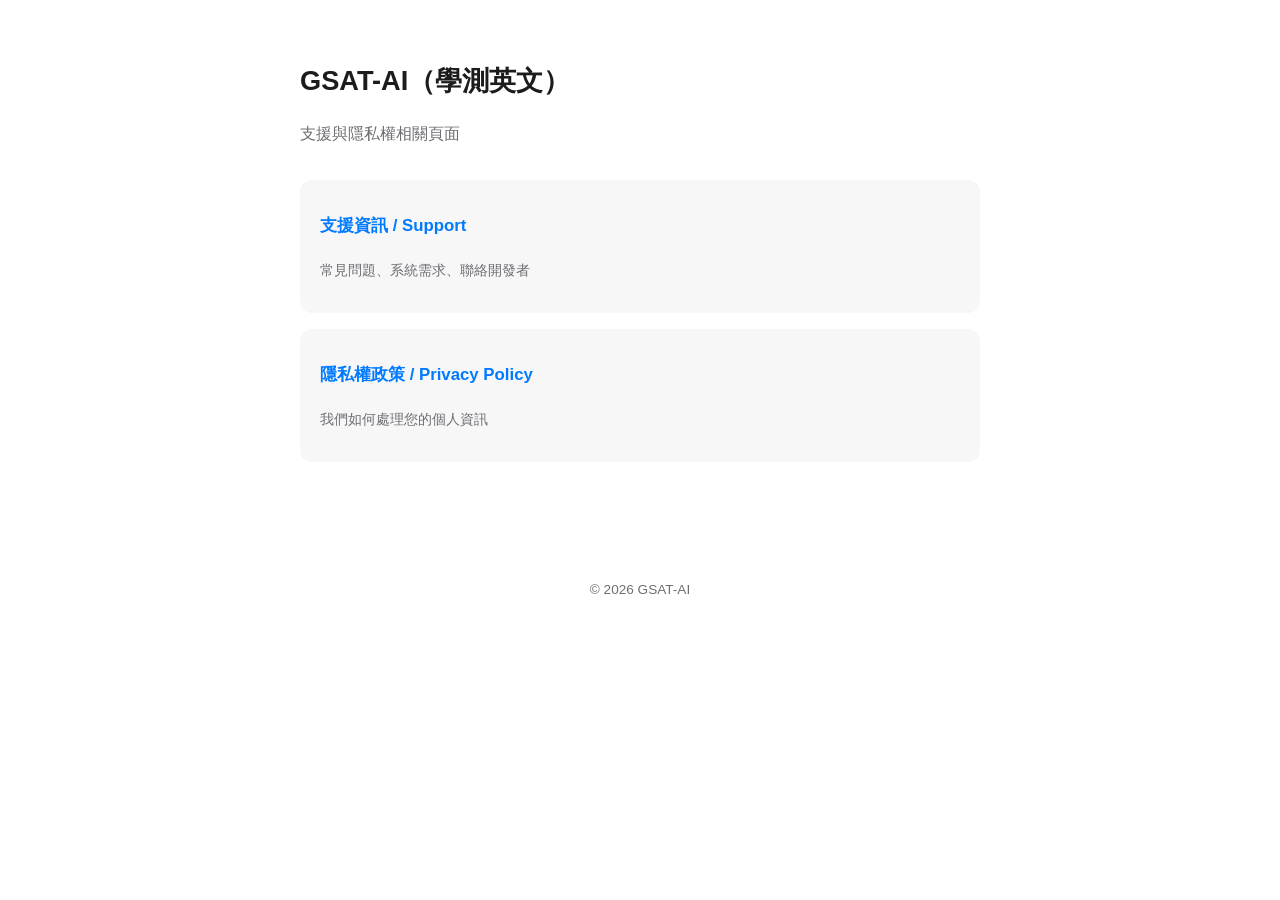
<file: index.html>
<!DOCTYPE html>
<html lang="zh-Hant">
<head>
<meta charset="UTF-8">
<meta name="viewport" content="width=device-width, initial-scale=1">
<title>GSAT-AI｜學測英文學習 App</title>
<link rel="stylesheet" href="style.css">
</head>
<body>
<main>
  <h1>GSAT-AI（學測英文）</h1>
  <p class="subtitle">支援與隱私權相關頁面</p>
  <div class="card">
    <h3><a href="support.html">支援資訊 / Support</a></h3>
    <p class="meta">常見問題、系統需求、聯絡開發者</p>
  </div>
  <div class="card">
    <h3><a href="privacy.html">隱私權政策 / Privacy Policy</a></h3>
    <p class="meta">我們如何處理您的個人資訊</p>
  </div>
</main>
<footer>© 2026 GSAT-AI</footer>
</body>
</html>
</file>
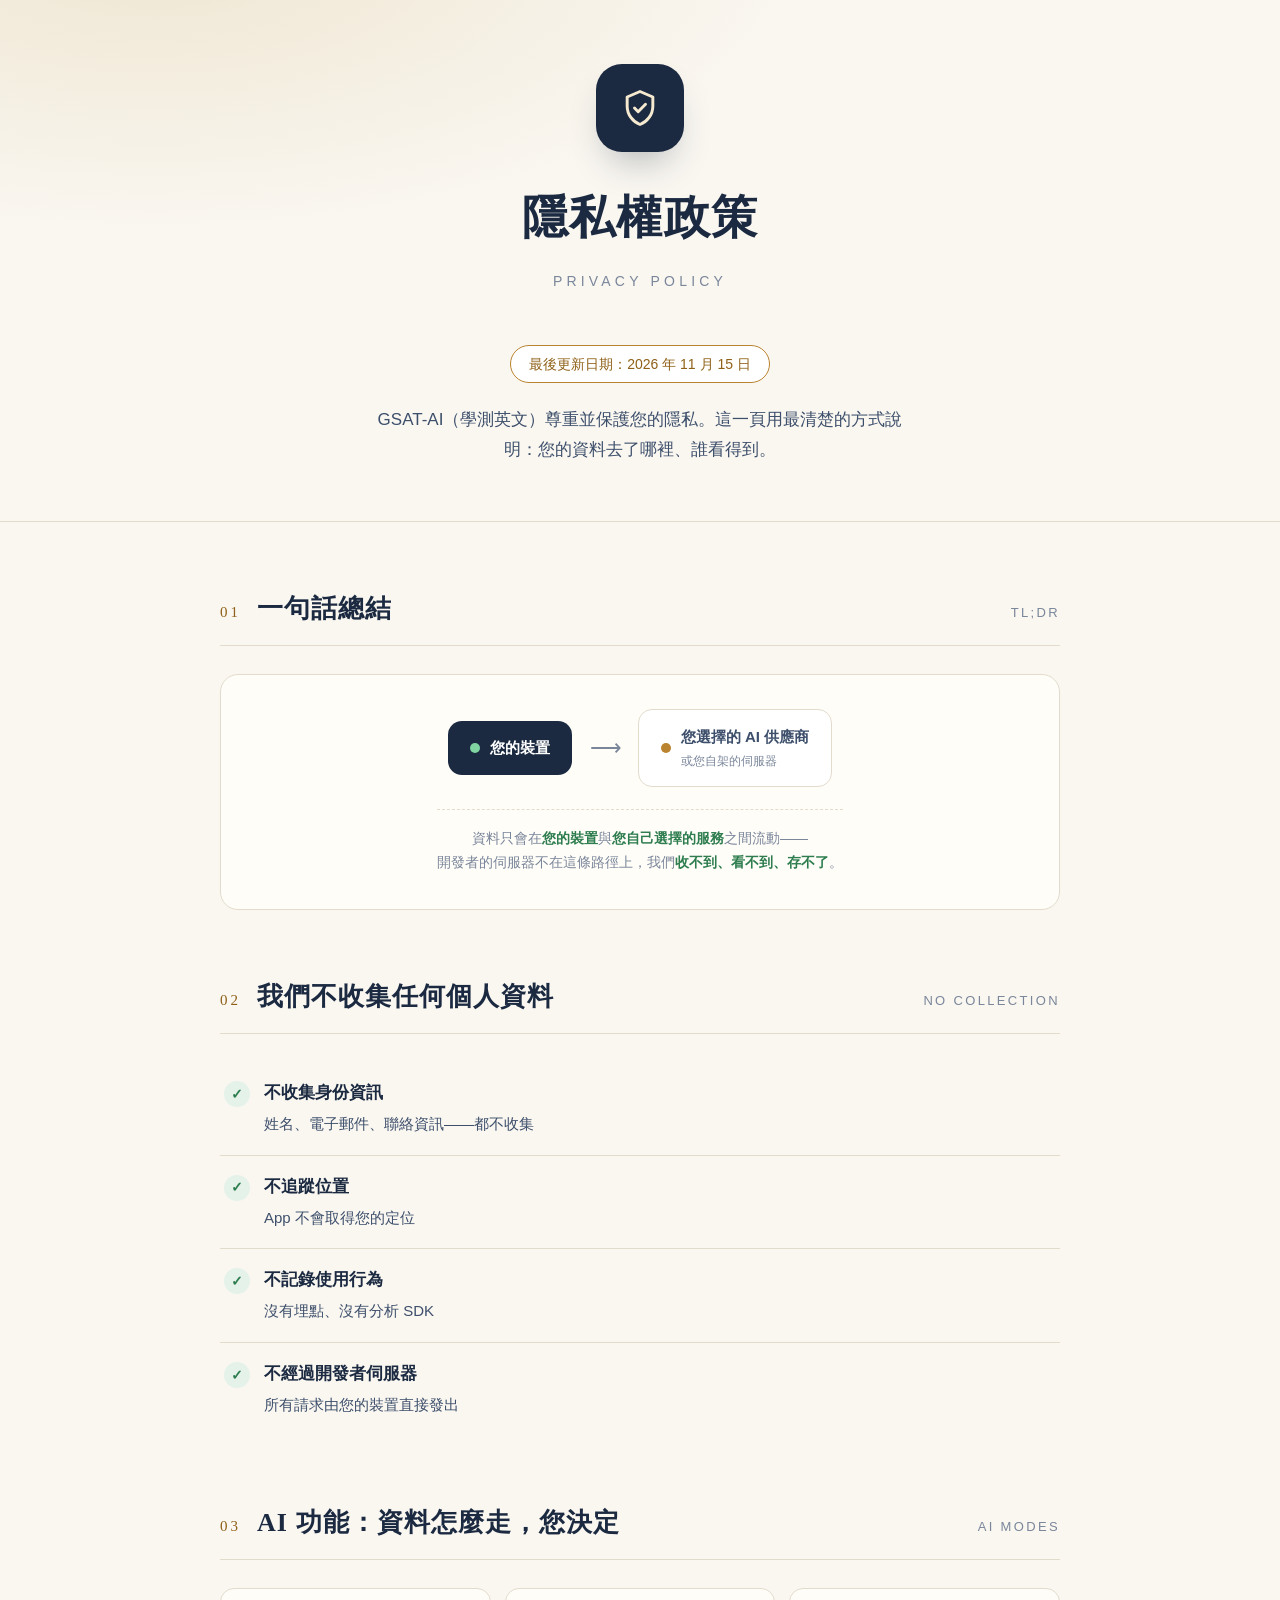
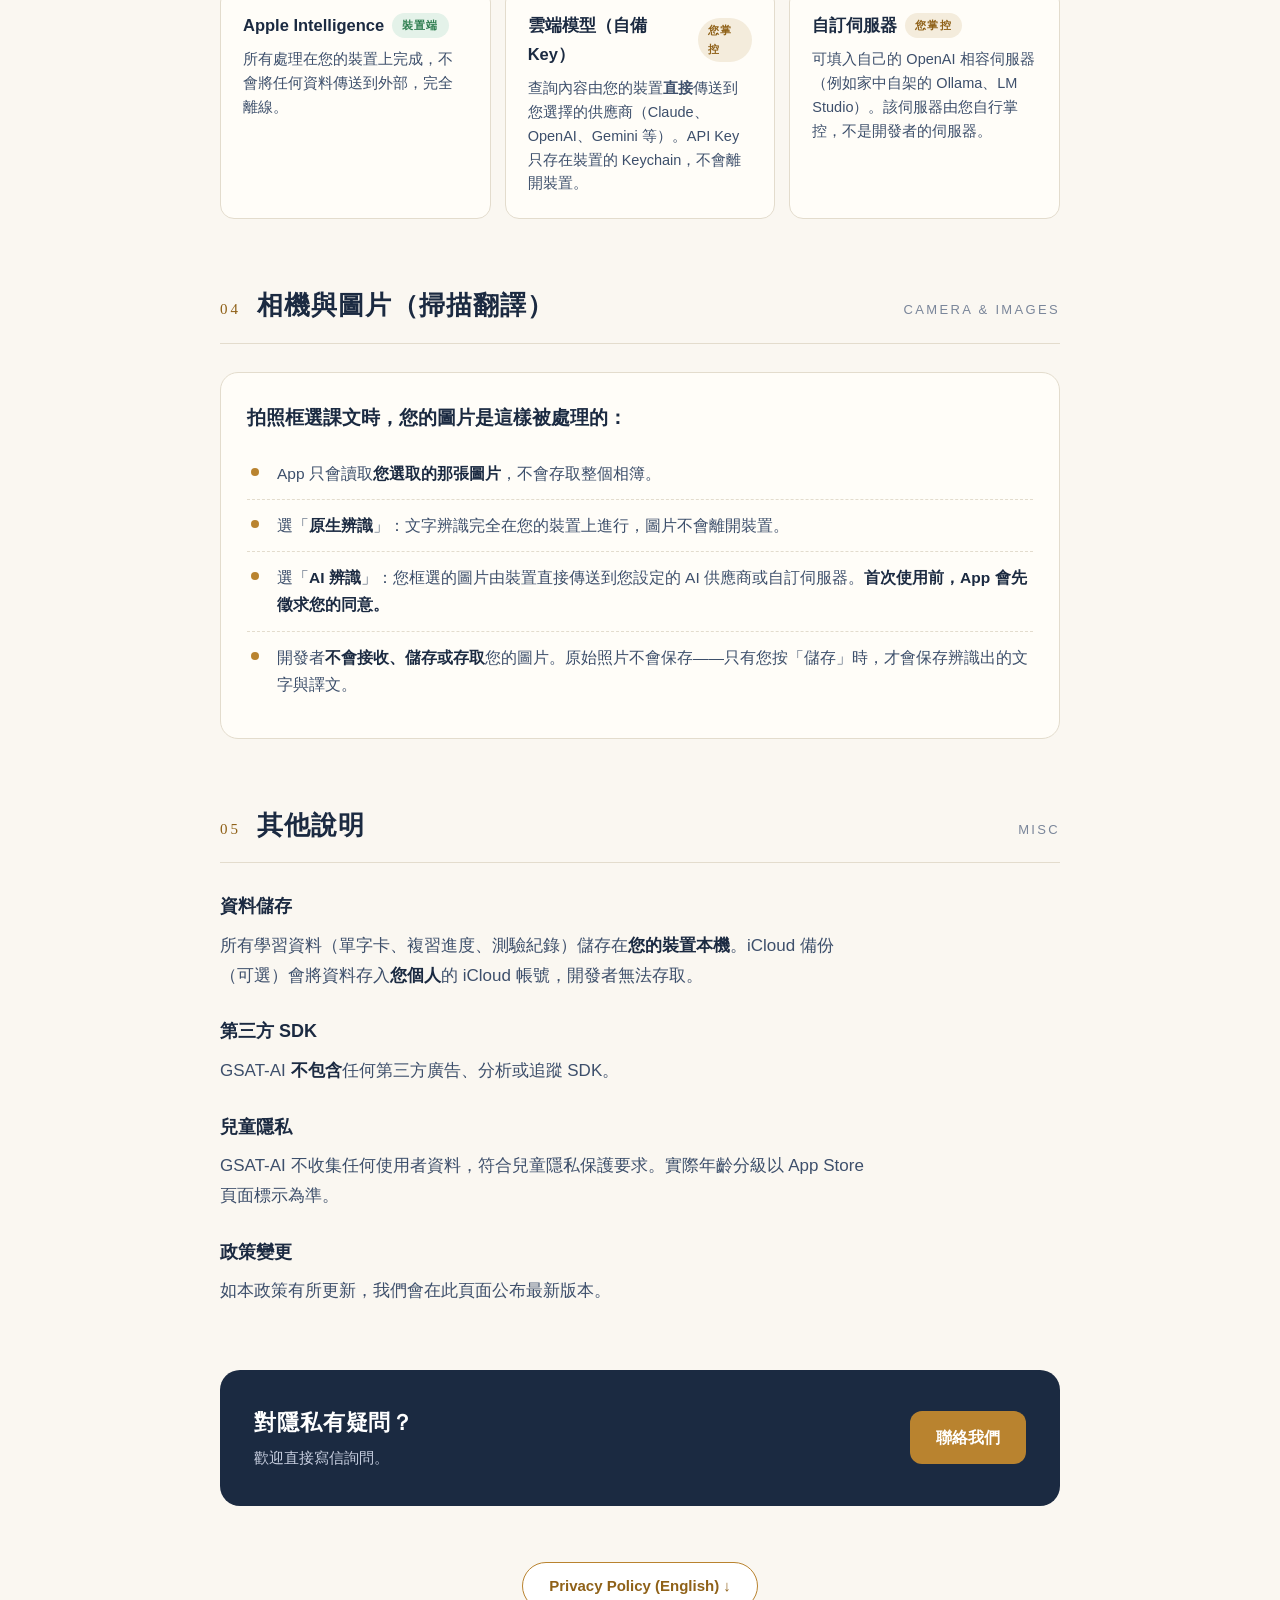
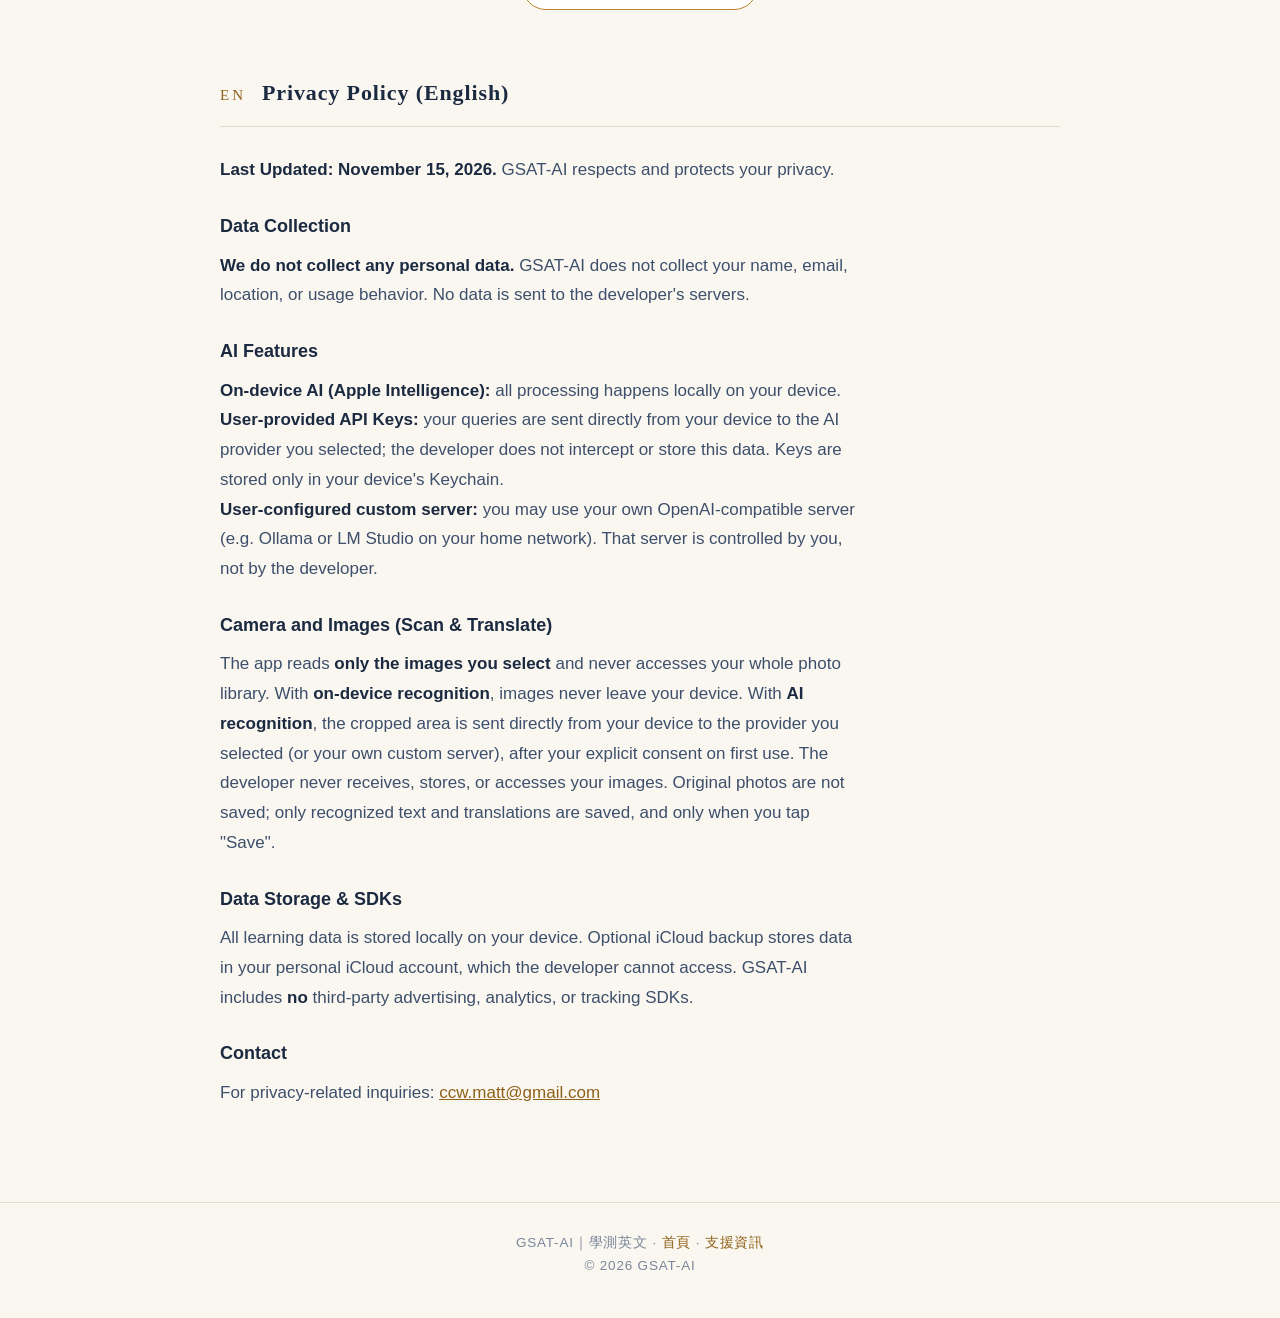
<file: privacy.html>
<!DOCTYPE html>
<html lang="zh-Hant">
<head>
<meta charset="UTF-8">
<meta name="viewport" content="width=device-width, initial-scale=1">
<title>隱私權政策 / Privacy Policy — GSAT-AI</title>
<style>
  :root{
    --paper:#faf7f1;
    --paper-2:#f2ede3;
    --ink:#1b2a41;
    --ink-2:#3d4f6b;
    --muted:#7a869a;
    --line:#e3dccd;
    --accent:#b9832f;
    --accent-deep:#8f6118;
    --card:#fffdf8;
    --ok:#2e7d4f;
    --radius:14px;
  }
  *{box-sizing:border-box;margin:0;padding:0}
  html{-webkit-text-size-adjust:100%}
  body{
    background:var(--paper);
    color:var(--ink);
    font-family:-apple-system,"PingFang TC","Noto Sans TC",sans-serif;
    line-height:1.75;font-size:17px;
  }
  .serif{font-family:"Noto Serif TC","Songti TC",Georgia,serif}
  main{max-width:880px;margin:0 auto;padding:0 20px 80px}
  section{margin-top:64px}
  .sec-head{display:flex;align-items:baseline;gap:16px;border-bottom:1px solid var(--line);padding-bottom:14px;margin-bottom:28px}
  .sec-no{font-family:Georgia,serif;font-size:15px;color:var(--accent-deep);letter-spacing:.2em}
  .sec-head h2{font-size:26px;letter-spacing:.04em}
  .sec-head .en{color:var(--muted);font-size:13px;letter-spacing:.18em;margin-left:auto;white-space:nowrap}

  /* ── 頁首 ─────────────────────────── */
  header.hero{
    padding:64px 20px 56px;
    background:
      radial-gradient(1100px 480px at 12% -10%, #efe6d2 0%, transparent 60%),
      var(--paper);
    border-bottom:1px solid var(--line);
    text-align:center;
  }
  .shield{
    width:88px;height:88px;margin:0 auto 26px;
    border-radius:26px;
    background:var(--ink);
    display:grid;place-items:center;
    box-shadow:0 20px 40px -18px rgba(27,42,65,.45);
  }
  .shield svg{width:44px;height:44px}
  h1.serif{font-size:clamp(30px,6vw,46px);letter-spacing:.03em}
  .hero .en{display:block;font-size:14px;letter-spacing:.3em;color:var(--muted);margin-top:10px}
  .hero .updated{
    display:inline-block;margin-top:22px;
    font-size:14px;color:var(--accent-deep);
    background:#fff;border:1px solid var(--accent);
    border-radius:999px;padding:6px 18px;
  }

  /* ── 資料流示意圖 ─────────────────── */
  .flow{
    background:var(--card);
    border:1px solid var(--line);
    border-radius:18px;
    padding:34px 26px;
    display:flex;flex-direction:column;align-items:center;gap:0;
  }
  .flow-row{display:flex;align-items:center;gap:18px;flex-wrap:wrap;justify-content:center}
  .node{
    border-radius:14px;padding:14px 22px;font-size:15px;font-weight:600;
    display:flex;align-items:center;gap:10px;
  }
  .node .dot{width:10px;height:10px;border-radius:50%;flex:none}
  .node.you{background:var(--ink);color:#fff}
  .node.you .dot{background:#7fd4a2}
  .node.cloud{background:#fff;border:1px solid var(--line);color:var(--ink-2)}
  .node.cloud .dot{background:var(--accent)}
  .node.cloud small{font-weight:500;color:var(--muted);display:block;font-size:12px}
  .arrow{
    color:var(--muted);font-size:22px;letter-spacing:-2px;
  }
  .flow-note{
    margin-top:22px;font-size:14px;color:var(--muted);
    border-top:1px dashed var(--line);padding-top:16px;max-width:34em;text-align:center;
  }
  .flow-note b{color:var(--ok)}

  /* ── 三種 AI 模式 ─────────────────── */
  .modes{display:grid;grid-template-columns:repeat(3,1fr);gap:14px}
  @media (max-width:760px){.modes{grid-template-columns:1fr}}
  .mode{
    background:var(--card);border:1px solid var(--line);border-radius:var(--radius);
    padding:22px;
    display:flex;flex-direction:column;gap:8px;
  }
  .mode .name{font-weight:700;font-size:16.5px;display:flex;align-items:center;gap:8px}
  .badge{
    font-size:11px;letter-spacing:.1em;border-radius:999px;padding:3px 10px;font-weight:600;
  }
  .badge.on-device{background:#e4f2e9;color:var(--ok)}
  .badge.user-side{background:#f4ecdc;color:var(--accent-deep)}
  .mode p{font-size:14.5px;color:var(--ink-2);line-height:1.65}

  /* ── 承諾清單 ─────────────────────── */
  .promises li{
    list-style:none;
    display:flex;gap:14px;align-items:flex-start;
    padding:16px 4px;border-bottom:1px solid var(--line);
  }
  .promises li:last-child{border-bottom:none}
  .promises .check{
    flex:none;width:26px;height:26px;border-radius:50%;
    background:#e4f2e9;color:var(--ok);
    display:grid;place-items:center;font-size:14px;font-weight:700;margin-top:3px;
  }
  .promises b{display:block;font-size:16.5px;margin-bottom:2px}
  .promises span{font-size:15px;color:var(--ink-2)}

  /* ── 掃描翻譯 ─────────────────────── */
  .scan{
    background:var(--card);border:1px solid var(--line);border-radius:18px;
    padding:28px 26px;
  }
  .scan h3{font-size:19px;margin-bottom:14px}
  .scan ul{list-style:none}
  .scan li{
    padding:12px 0 12px 30px;position:relative;
    font-size:15.5px;color:var(--ink-2);border-bottom:1px dashed var(--line);
  }
  .scan li:last-child{border-bottom:none}
  .scan li::before{
    content:"";position:absolute;left:4px;top:20px;
    width:8px;height:8px;border-radius:50%;background:var(--accent);
  }
  .scan li b{color:var(--ink)}

  /* ── 一般條款 ─────────────────────── */
  .plain p{color:var(--ink-2);margin-bottom:14px;max-width:38em}
  .plain p b{color:var(--ink)}
  .plain h3{font-size:18px;margin:26px 0 8px}

  /* ── 聯絡／頁尾 ───────────────────── */
  .contact{
    background:var(--ink);color:#f5f1e8;border-radius:20px;
    padding:34px;display:flex;flex-wrap:wrap;align-items:center;gap:20px;
  }
  .contact h2{font-size:22px;color:#fff;letter-spacing:.04em}
  .contact p{font-size:14.5px;color:#c8cfe0;margin-top:4px}
  .contact a.btn{
    margin-left:auto;background:var(--accent);color:#fff;text-decoration:none;
    font-weight:600;padding:13px 26px;border-radius:12px;font-size:15.5px;
  }
  @media (max-width:680px){.contact a.btn{margin-left:0}}
  .contact a.btn:hover{background:var(--accent-deep)}

  .lang-switch{text-align:center;margin-top:56px}
  .lang-switch a{
    display:inline-block;text-decoration:none;color:var(--accent-deep);
    border:1px solid var(--accent);border-radius:999px;
    padding:10px 26px;font-size:15px;font-weight:600;background:#fff;
  }

  footer{
    border-top:1px solid var(--line);
    padding:28px 20px 40px;text-align:center;
    color:var(--muted);font-size:13.5px;letter-spacing:.06em;
  }
  footer a{color:var(--accent-deep);text-decoration:none}
</style>
</head>
<body>

<header class="hero">
  <div class="shield" aria-hidden="true">
    <svg viewBox="0 0 24 24" fill="none" stroke="#f5e9cf" stroke-width="1.6" stroke-linecap="round" stroke-linejoin="round">
      <path d="M12 3l7 3v5c0 4.5-3 8.5-7 10-4-1.5-7-5.5-7-10V6l7-3z"/>
      <path d="M9 12l2 2 4-4"/>
    </svg>
  </div>
  <h1 class="serif">隱私權政策</h1>
  <span class="en">PRIVACY&nbsp;POLICY</span><br>
  <span class="updated">最後更新日期：2026 年 11 月 15 日</span>
  <p style="margin-top:22px;color:var(--ink-2);max-width:32em;margin-left:auto;margin-right:auto">
    GSAT-AI（學測英文）尊重並保護您的隱私。這一頁用最清楚的方式說明：您的資料去了哪裡、誰看得到。
  </p>
</header>

<main>

  <section>
    <div class="sec-head"><span class="sec-no">01</span><h2 class="serif">一句話總結</h2><span class="en">TL;DR</span></div>

    <div class="flow" aria-label="資料流向示意">
      <div class="flow-row">
        <div class="node you"><span class="dot"></span>您的裝置</div>
        <span class="arrow">⟶</span>
        <div class="node cloud"><span class="dot"></span><span>您選擇的 AI 供應商<small>或您自架的伺服器</small></span></div>
      </div>
      <div class="flow-note">
        資料只會在<b>您的裝置</b>與<b>您自己選擇的服務</b>之間流動——<br>
        開發者的伺服器不在這條路徑上，我們<b>收不到、看不到、存不了</b>。
      </div>
    </div>
  </section>

  <section>
    <div class="sec-head"><span class="sec-no">02</span><h2 class="serif">我們不收集任何個人資料</h2><span class="en">NO&nbsp;COLLECTION</span></div>
    <ul class="promises">
      <li><span class="check">✓</span><div><b>不收集身份資訊</b><span>姓名、電子郵件、聯絡資訊——都不收集</span></div></li>
      <li><span class="check">✓</span><div><b>不追蹤位置</b><span>App 不會取得您的定位</span></div></li>
      <li><span class="check">✓</span><div><b>不記錄使用行為</b><span>沒有埋點、沒有分析 SDK</span></div></li>
      <li><span class="check">✓</span><div><b>不經過開發者伺服器</b><span>所有請求由您的裝置直接發出</span></div></li>
    </ul>
  </section>

  <section>
    <div class="sec-head"><span class="sec-no">03</span><h2 class="serif">AI 功能：資料怎麼走，您決定</h2><span class="en">AI&nbsp;MODES</span></div>
    <div class="modes">
      <div class="mode">
        <div class="name">Apple Intelligence <span class="badge on-device">裝置端</span></div>
        <p>所有處理在您的裝置上完成，不會將任何資料傳送到外部，完全離線。</p>
      </div>
      <div class="mode">
        <div class="name">雲端模型（自備 Key） <span class="badge user-side">您掌控</span></div>
        <p>查詢內容由您的裝置<b>直接</b>傳送到您選擇的供應商（Claude、OpenAI、Gemini 等）。API Key 只存在裝置的 Keychain，不會離開裝置。</p>
      </div>
      <div class="mode">
        <div class="name">自訂伺服器 <span class="badge user-side">您掌控</span></div>
        <p>可填入自己的 OpenAI 相容伺服器（例如家中自架的 Ollama、LM Studio）。該伺服器由您自行掌控，不是開發者的伺服器。</p>
      </div>
    </div>
  </section>

  <section>
    <div class="sec-head"><span class="sec-no">04</span><h2 class="serif">相機與圖片（掃描翻譯）</h2><span class="en">CAMERA&nbsp;&amp;&nbsp;IMAGES</span></div>
    <div class="scan">
      <h3 class="serif">拍照框選課文時，您的圖片是這樣被處理的：</h3>
      <ul>
        <li>App 只會讀取<b>您選取的那張圖片</b>，不會存取整個相簿。</li>
        <li>選「<b>原生辨識</b>」：文字辨識完全在您的裝置上進行，圖片不會離開裝置。</li>
        <li>選「<b>AI 辨識</b>」：您框選的圖片由裝置直接傳送到您設定的 AI 供應商或自訂伺服器。<b>首次使用前，App 會先徵求您的同意。</b></li>
        <li>開發者<b>不會接收、儲存或存取</b>您的圖片。原始照片不會保存——只有您按「儲存」時，才會保存辨識出的文字與譯文。</li>
      </ul>
    </div>
  </section>

  <section class="plain">
    <div class="sec-head"><span class="sec-no">05</span><h2 class="serif">其他說明</h2><span class="en">MISC</span></div>

    <h3>資料儲存</h3>
    <p>所有學習資料（單字卡、複習進度、測驗紀錄）儲存在<b>您的裝置本機</b>。iCloud 備份（可選）會將資料存入<b>您個人</b>的 iCloud 帳號，開發者無法存取。</p>

    <h3>第三方 SDK</h3>
    <p>GSAT-AI <b>不包含</b>任何第三方廣告、分析或追蹤 SDK。</p>

    <h3>兒童隱私</h3>
    <p>GSAT-AI 不收集任何使用者資料，符合兒童隱私保護要求。實際年齡分級以 App Store 頁面標示為準。</p>

    <h3>政策變更</h3>
    <p>如本政策有所更新，我們會在此頁面公布最新版本。</p>
  </section>

  <section>
    <div class="contact">
      <div>
        <h2 class="serif">對隱私有疑問？</h2>
        <p>歡迎直接寫信詢問。</p>
      </div>
      <a class="btn" href="mailto:ccw.matt@gmail.com">聯絡我們</a>
    </div>
  </section>

  <div class="lang-switch">
    <a href="#english">Privacy Policy (English) ↓</a>
  </div>

  <section id="english">
    <div class="sec-head"><span class="sec-no">EN</span><h2 class="serif" style="font-size:22px">Privacy Policy (English)</h2></div>

    <div class="plain">
      <p><b>Last Updated: November 15, 2026.</b> GSAT-AI respects and protects your privacy.</p>

      <h3>Data Collection</h3>
      <p><b>We do not collect any personal data.</b> GSAT-AI does not collect your name, email, location, or usage behavior. No data is sent to the developer's servers.</p>

      <h3>AI Features</h3>
      <p><b>On-device AI (Apple Intelligence):</b> all processing happens locally on your device.<br>
      <b>User-provided API Keys:</b> your queries are sent directly from your device to the AI provider you selected; the developer does not intercept or store this data. Keys are stored only in your device's Keychain.<br>
      <b>User-configured custom server:</b> you may use your own OpenAI-compatible server (e.g. Ollama or LM Studio on your home network). That server is controlled by you, not by the developer.</p>

      <h3>Camera and Images (Scan &amp; Translate)</h3>
      <p>The app reads <b>only the images you select</b> and never accesses your whole photo library. With <b>on-device recognition</b>, images never leave your device. With <b>AI recognition</b>, the cropped area is sent directly from your device to the provider you selected (or your own custom server), after your explicit consent on first use. The developer never receives, stores, or accesses your images. Original photos are not saved; only recognized text and translations are saved, and only when you tap "Save".</p>

      <h3>Data Storage &amp; SDKs</h3>
      <p>All learning data is stored locally on your device. Optional iCloud backup stores data in your personal iCloud account, which the developer cannot access. GSAT-AI includes <b>no</b> third-party advertising, analytics, or tracking SDKs.</p>

      <h3>Contact</h3>
      <p>For privacy-related inquiries: <a href="mailto:ccw.matt@gmail.com" style="color:var(--accent-deep)">ccw.matt@gmail.com</a></p>
    </div>
  </section>

</main>

<footer>
  GSAT-AI｜學測英文 · <a href="index.html">首頁</a> · <a href="support.html">支援資訊</a><br>
  © 2026 GSAT-AI
</footer>

</body>
</html>
</file>
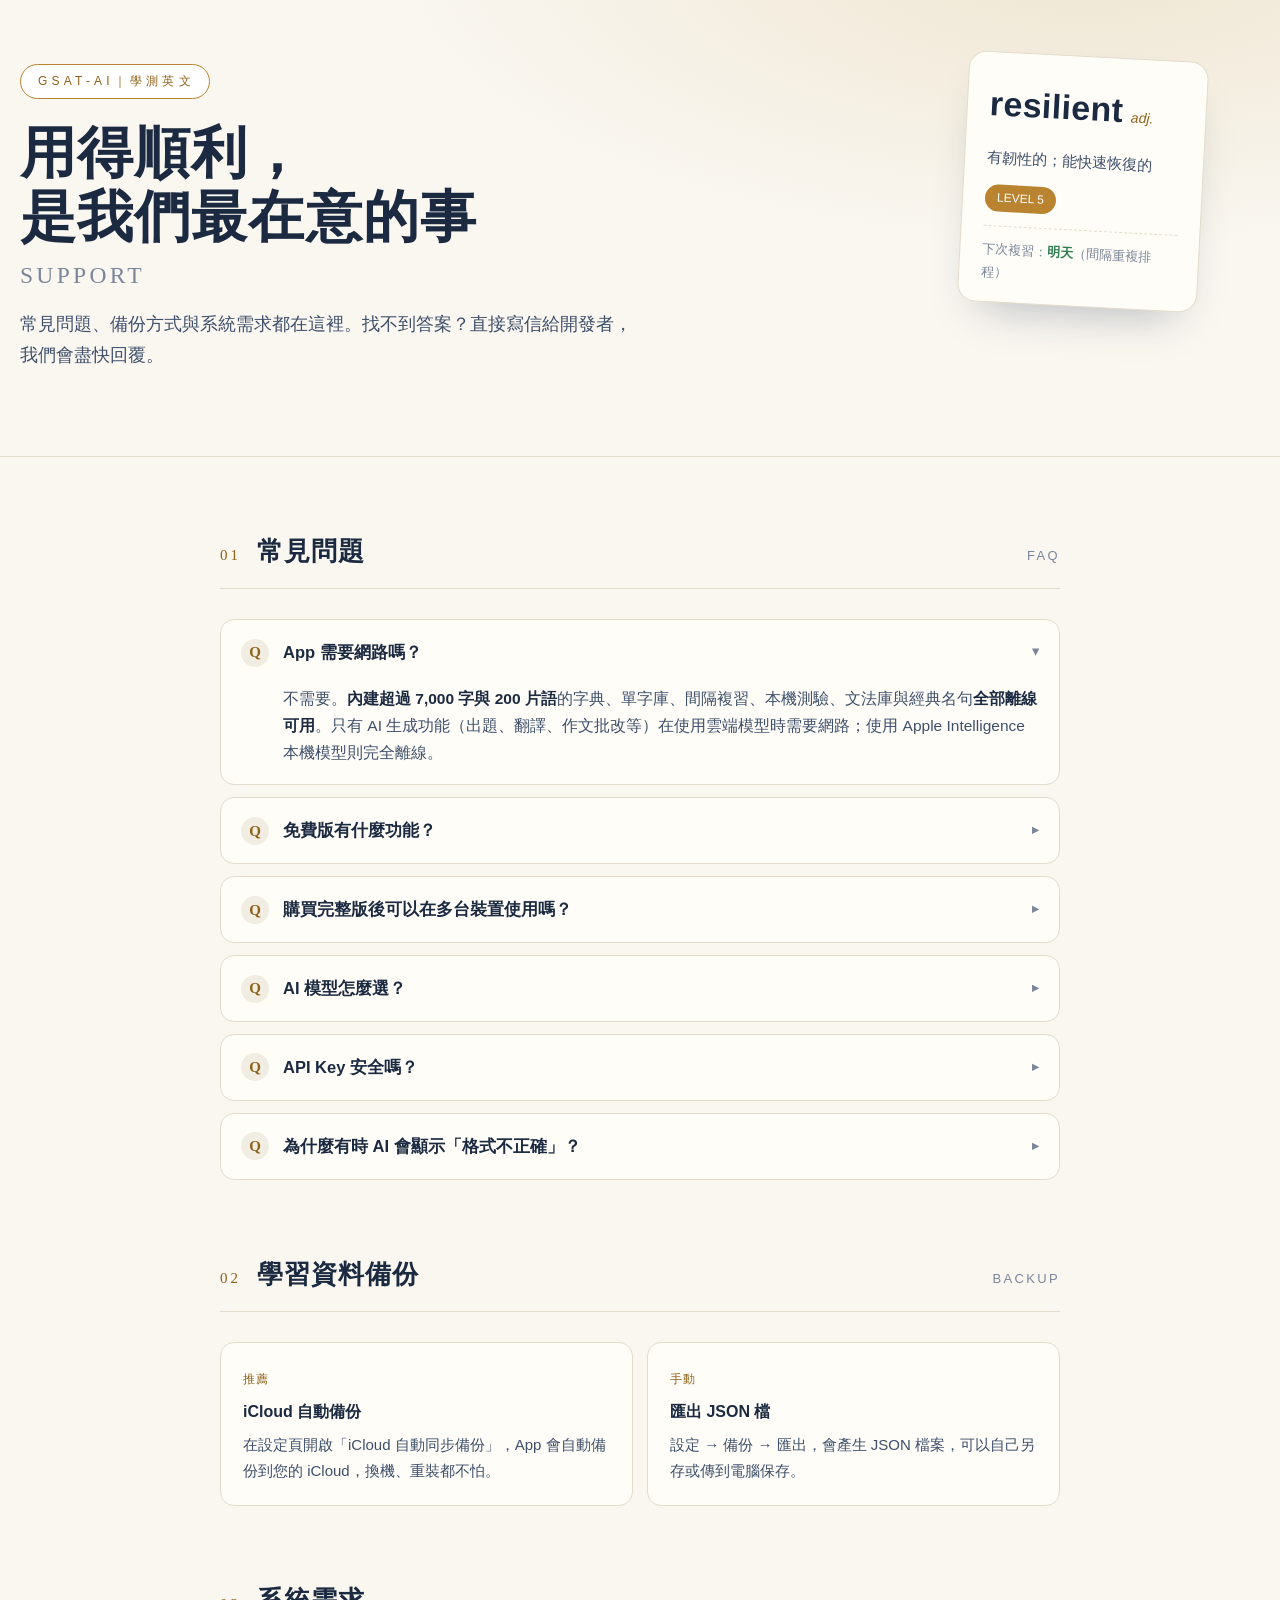
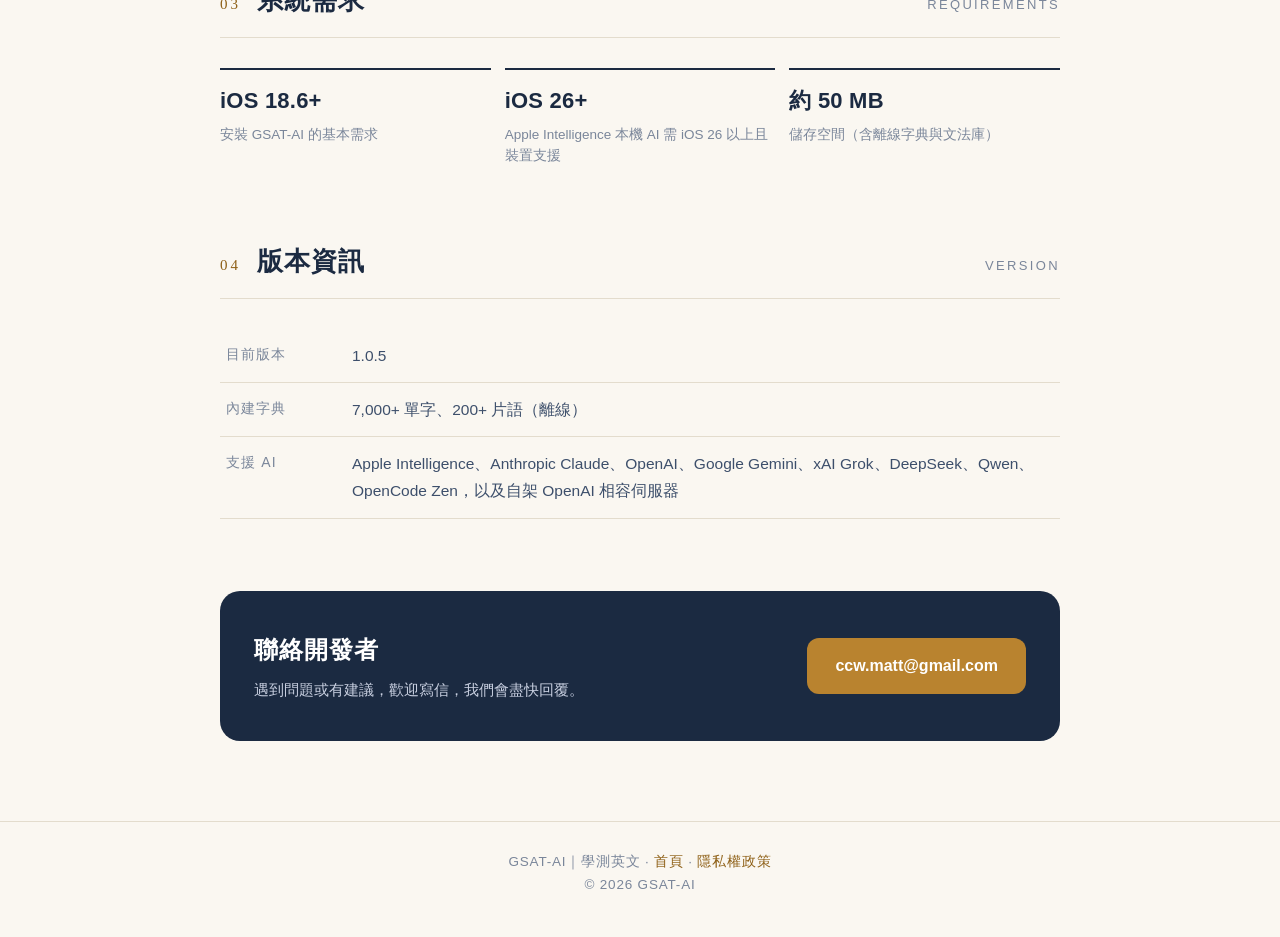
<file: support.html>
<!DOCTYPE html>
<html lang="zh-Hant">
<head>
<meta charset="UTF-8">
<meta name="viewport" content="width=device-width, initial-scale=1">
<title>支援資訊 / Support — GSAT-AI</title>
<style>
  :root{
    --paper:#faf7f1;
    --paper-2:#f2ede3;
    --ink:#1b2a41;
    --ink-2:#3d4f6b;
    --muted:#7a869a;
    --line:#e3dccd;
    --accent:#b9832f;      /* 琥珀金 */
    --accent-deep:#8f6118;
    --card:#fffdf8;
    --ok:#2e7d4f;
    --radius:14px;
  }
  *{box-sizing:border-box;margin:0;padding:0}
  html{-webkit-text-size-adjust:100%}
  body{
    background:var(--paper);
    color:var(--ink);
    font-family:-apple-system,"PingFang TC","Noto Sans TC",sans-serif;
    line-height:1.75;
    font-size:17px;
  }
  .serif{font-family:"Noto Serif TC","Songti TC",Georgia,serif}

  /* ── 頁首 ─────────────────────────── */
  header.hero{
    position:relative;
    padding:64px 20px 84px;
    background:
      radial-gradient(1200px 500px at 85% -10%, #efe6d2 0%, transparent 60%),
      var(--paper);
    border-bottom:1px solid var(--line);
    overflow:hidden;
  }
  .kicker{
    display:inline-block;
    font-size:12px;letter-spacing:.35em;
    color:var(--accent-deep);
    border:1px solid var(--accent);
    border-radius:999px;
    padding:6px 14px 6px 17px;
    margin-bottom:22px;
    background:#fff;
  }
  h1.serif{
    font-size:clamp(34px,7vw,56px);
    line-height:1.15;
    letter-spacing:.02em;
    max-width:14em;
  }
  h1 .en{display:block;font-size:.42em;color:var(--muted);letter-spacing:.14em;margin-top:.5em;font-weight:500}
  .hero p.lede{
    margin-top:20px;max-width:34em;color:var(--ink-2);font-size:18px;
  }

  /* 頁首右側的「單字卡」示意 */
  .flash{
    position:absolute;right:6vw;top:56px;
    width:240px;
    background:var(--card);
    border:1px solid var(--line);
    border-radius:18px;
    box-shadow:0 24px 48px -24px rgba(27,42,65,.35);
    padding:22px 22px 18px;
    transform:rotate(3deg);
  }
  .flash .word{font-size:34px;font-weight:700;letter-spacing:.01em}
  .flash .pos{color:var(--accent-deep);font-size:14px;margin-left:8px;font-style:italic}
  .flash .def{margin-top:10px;color:var(--ink-2);font-size:15px}
  .flash .lv{
    margin-top:14px;display:inline-block;
    font-size:12px;color:#fff;background:var(--accent);
    border-radius:999px;padding:3px 12px;
  }
  .flash .review{
    margin-top:14px;border-top:1px dashed var(--line);padding-top:12px;
    font-size:13px;color:var(--muted);
  }
  .flash .review b{color:var(--ok);font-weight:600}
  @media (max-width:860px){
    .flash{position:static;transform:rotate(1.2deg);margin:34px auto 0;}
    header.hero{padding-bottom:48px}
  }

  /* ── 版面 ─────────────────────────── */
  main{max-width:880px;margin:0 auto;padding:0 20px 80px}
  section{margin-top:72px}
  .sec-head{display:flex;align-items:baseline;gap:16px;border-bottom:1px solid var(--line);padding-bottom:14px;margin-bottom:30px}
  .sec-no{font-family:Georgia,serif;font-size:15px;color:var(--accent-deep);letter-spacing:.2em}
  .sec-head h2{font-size:26px;letter-spacing:.04em}
  .sec-head .en{color:var(--muted);font-size:13px;letter-spacing:.18em;margin-left:auto;white-space:nowrap}

  /* 離線亮點：左右排版 */
  .feature{
    display:grid;grid-template-columns:1.15fr .85fr;gap:36px;align-items:center;
  }
  @media (max-width:760px){.feature{grid-template-columns:1fr}}
  .feature h3{font-size:21px;margin-bottom:10px}
  .feature p{color:var(--ink-2)}

  .chips{display:flex;flex-wrap:wrap;gap:10px;margin-top:18px}
  .chip{
    font-size:14px;color:var(--ink);
    background:var(--card);border:1px solid var(--line);
    border-radius:999px;padding:7px 16px;
  }
  .chip b{color:var(--accent-deep);font-weight:600}

  /* FAQ 手風琴 */
  details{
    background:var(--card);
    border:1px solid var(--line);
    border-radius:var(--radius);
    margin-bottom:12px;
    overflow:hidden;
  }
  details summary{
    cursor:pointer;list-style:none;
    padding:18px 20px;
    display:flex;align-items:center;gap:14px;
    font-weight:600;font-size:16.5px;
  }
  details summary::-webkit-details-marker{display:none}
  details summary .q{
    flex:none;width:28px;height:28px;border-radius:50%;
    display:grid;place-items:center;
    background:var(--paper-2);color:var(--accent-deep);
    font-family:Georgia,serif;font-size:15px;
  }
  details summary .arrow{margin-left:auto;color:var(--muted);transition:transform .2s ease;font-size:13px}
  details[open] .arrow{transform:rotate(90deg)}
  details .a{padding:0 20px 18px 62px;color:var(--ink-2);font-size:15.5px}
  details .a b{color:var(--ink)}
  details .a code{background:var(--paper-2);border-radius:6px;padding:2px 7px;font-size:14px}

  /* 資料備份 */
  .duo{display:grid;grid-template-columns:1fr 1fr;gap:14px}
  @media (max-width:680px){.duo{grid-template-columns:1fr}}
  .duo .box{
    background:var(--card);border:1px solid var(--line);border-radius:var(--radius);
    padding:20px 22px;
  }
  .duo .box h4{font-size:16px;margin-bottom:6px}
  .duo .box p{font-size:15px;color:var(--ink-2)}
  .duo .tag{
    display:inline-block;font-size:12px;letter-spacing:.12em;color:var(--accent-deep);
    margin-bottom:8px;
  }

  /* 系統需求 */
  .req{
    display:grid;grid-template-columns:repeat(3,1fr);gap:14px;
  }
  @media (max-width:680px){.req{grid-template-columns:1fr}}
  .req .item{
    border-top:2px solid var(--ink);
    padding-top:12px;
  }
  .req .item .big{font-size:22px;font-weight:700;letter-spacing:.01em}
  .req .item .sub{font-size:13.5px;color:var(--muted);margin-top:4px;line-height:1.55}

  /* 聯絡 */
  .contact{
    background:var(--ink);color:#f5f1e8;
    border-radius:20px;
    padding:38px 34px;
    display:flex;flex-wrap:wrap;align-items:center;gap:24px;
  }
  .contact h2{font-size:24px;letter-spacing:.04em;color:#fff}
  .contact p{font-size:15px;color:#c8cfe0;margin-top:6px}
  .contact a.btn{
    margin-left:auto;
    display:inline-block;
    background:var(--accent);color:#fff;
    text-decoration:none;
    font-weight:600;font-size:16px;
    padding:14px 28px;border-radius:12px;
  }
  @media (max-width:680px){.contact a.btn{margin-left:0}}
  .contact a.btn:hover{background:var(--accent-deep)}

  /* 版本資訊 */
  .meta-table{width:100%;border-collapse:collapse;font-size:15.5px}
  .meta-table th,.meta-table td{border-bottom:1px solid var(--line);padding:13px 6px;text-align:left;vertical-align:top}
  .meta-table th{color:var(--muted);font-weight:500;width:9em;font-size:14px;letter-spacing:.08em}
  .meta-table td{color:var(--ink-2)}

  footer{
    border-top:1px solid var(--line);
    padding:28px 20px 40px;text-align:center;
    color:var(--muted);font-size:13.5px;letter-spacing:.06em;
  }
  footer a{color:var(--accent-deep);text-decoration:none}
</style>
</head>
<body>

<header class="hero">
  <span class="kicker">GSAT-AI｜學測英文</span>
  <h1 class="serif">用得順利，<br>是我們最在意的事<span class="en">SUPPORT</span></h1>
  <p class="lede">常見問題、備份方式與系統需求都在這裡。找不到答案？直接寫信給開發者，我們會盡快回覆。</p>

  <div class="flash" aria-hidden="true">
    <div><span class="word">resilient</span><span class="pos">adj.</span></div>
    <div class="def">有韌性的；能快速恢復的</div>
    <span class="lv">LEVEL 5</span>
    <div class="review">下次複習：<b>明天</b>（間隔重複排程）</div>
  </div>
</header>

<main>

  <section>
    <div class="sec-head"><span class="sec-no">01</span><h2 class="serif">常見問題</h2><span class="en">FAQ</span></div>

    <details open>
      <summary><span class="q">Q</span>App 需要網路嗎？<span class="arrow">▸</span></summary>
      <div class="a">不需要。<b>內建超過 7,000 字與 200 片語</b>的字典、單字庫、間隔複習、本機測驗、文法庫與經典名句<b>全部離線可用</b>。只有 AI 生成功能（出題、翻譯、作文批改等）在使用雲端模型時需要網路；使用 Apple Intelligence 本機模型則完全離線。</div>
    </details>

    <details>
      <summary><span class="q">Q</span>免費版有什麼功能？<span class="arrow">▸</span></summary>
      <div class="a">免費版包含完整的離線字典、單字庫管理、間隔重複複習、本機單字測驗（中譯英／聽力拼字／英譯中）、內建文法庫與經典名句。<b>AI 智慧功能</b>（出題、閱讀文章、作文批改、翻譯、問 AI、掃描翻譯）需要購買完整版。</div>
    </details>

    <details>
      <summary><span class="q">Q</span>購買完整版後可以在多台裝置使用嗎？<span class="arrow">▸</span></summary>
      <div class="a">可以。使用同一個 Apple ID 登入的所有裝置都可以使用，在新裝置上點「<b>回復購買</b>」即可。</div>
    </details>

    <details>
      <summary><span class="q">Q</span>AI 模型怎麼選？<span class="arrow">▸</span></summary>
      <div class="a"><b>Apple Intelligence</b>（推薦新手）：免費、離線、不需設定，但品質較基本（需 iOS 26+ 且裝置支援）。<br><b>遠端模型</b>：到各供應商申請 API Key 填入設定頁即可使用，推薦 Anthropic Claude 或 OpenAI GPT，品質最好。也可以填入自架的 OpenAI 相容伺服器（例如 Ollama、LM Studio）。</div>
    </details>

    <details>
      <summary><span class="q">Q</span>API Key 安全嗎？<span class="arrow">▸</span></summary>
      <div class="a">API Key 只存在您裝置的 <b>Keychain</b>（iOS 最安全的儲存區），不會上傳到任何伺服器、不會出現在備份檔中。</div>
    </details>

    <details>
      <summary><span class="q">Q</span>為什麼有時 AI 會顯示「格式不正確」？<span class="arrow">▸</span></summary>
      <div class="a">AI 模型偶爾會回傳不完整的回應，App 會<b>自動重試一次</b>。如果持續發生，可以換一個模型、稍後再試，或切換到 Apple Intelligence 本機模型。</div>
    </details>
  </section>

  <section>
    <div class="sec-head"><span class="sec-no">02</span><h2 class="serif">學習資料備份</h2><span class="en">BACKUP</span></div>
    <div class="duo">
      <div class="box">
        <span class="tag">推薦</span>
        <h4>iCloud 自動備份</h4>
        <p>在設定頁開啟「iCloud 自動同步備份」，App 會自動備份到您的 iCloud，換機、重裝都不怕。</p>
      </div>
      <div class="box">
        <span class="tag">手動</span>
        <h4>匯出 JSON 檔</h4>
        <p>設定 → 備份 → 匯出，會產生 JSON 檔案，可以自己另存或傳到電腦保存。</p>
      </div>
    </div>
  </section>

  <section>
    <div class="sec-head"><span class="sec-no">03</span><h2 class="serif">系統需求</h2><span class="en">REQUIREMENTS</span></div>
    <div class="req">
      <div class="item"><div class="big">iOS 18.6+</div><div class="sub">安裝 GSAT-AI 的基本需求</div></div>
      <div class="item"><div class="big">iOS 26+</div><div class="sub">Apple Intelligence 本機 AI 需 iOS 26 以上且裝置支援</div></div>
      <div class="item"><div class="big">約 50 MB</div><div class="sub">儲存空間（含離線字典與文法庫）</div></div>
    </div>
  </section>

  <section>
    <div class="sec-head"><span class="sec-no">04</span><h2 class="serif">版本資訊</h2><span class="en">VERSION</span></div>
    <table class="meta-table">
      <tr><th>目前版本</th><td>1.0.5</td></tr>
      <tr><th>內建字典</th><td>7,000+ 單字、200+ 片語（離線）</td></tr>
      <tr><th>支援 AI</th><td>Apple Intelligence、Anthropic Claude、OpenAI、Google Gemini、xAI Grok、DeepSeek、Qwen、OpenCode Zen，以及自架 OpenAI 相容伺服器</td></tr>
    </table>
  </section>

  <section>
    <div class="contact">
      <div>
        <h2 class="serif">聯絡開發者</h2>
        <p>遇到問題或有建議，歡迎寫信，我們會盡快回覆。</p>
      </div>
      <a class="btn" href="mailto:ccw.matt@gmail.com">ccw.matt@gmail.com</a>
    </div>
  </section>

</main>

<footer>
  GSAT-AI｜學測英文 · <a href="index.html">首頁</a> · <a href="privacy.html">隱私權政策</a><br>
  © 2026 GSAT-AI
</footer>

</body>
</html>
</file>
<file: style.css>
:root {
  color-scheme: light dark;
  --bg: #ffffff;
  --fg: #1c1c1e;
  --muted: #6e6e73;
  --accent: #007aff;
  --border: #e5e5ea;
  --card: #f7f7f8;
}
@media (prefers-color-scheme: dark) {
  :root {
    --bg: #1c1c1e;
    --fg: #f2f2f7;
    --muted: #98989d;
    --accent: #0a84ff;
    --border: #3a3a3c;
    --card: #2c2c2e;
  }
}
* { box-sizing: border-box; }
body {
  margin: 0;
  padding: 0;
  background: var(--bg);
  color: var(--fg);
  font-family: -apple-system, BlinkMacSystemFont, "Helvetica Neue", "PingFang TC", "Microsoft JhengHei", sans-serif;
  line-height: 1.7;
}
main {
  max-width: 720px;
  margin: 0 auto;
  padding: 40px 20px 80px;
}
h1 { font-size: 1.7em; margin-bottom: 0.2em; }
h2 { font-size: 1.25em; margin-top: 2em; border-top: 1px solid var(--border); padding-top: 1em; }
h3 { font-size: 1.05em; color: var(--accent); }
.subtitle { color: var(--muted); margin-bottom: 2em; }
.meta { color: var(--muted); font-size: 0.9em; }
a { color: var(--accent); text-decoration: none; }
a:hover { text-decoration: underline; }
.card {
  background: var(--card);
  border-radius: 12px;
  padding: 16px 20px;
  margin: 1em 0;
}
.nav {
  display: flex;
  gap: 16px;
  padding: 16px 20px;
  border-bottom: 1px solid var(--border);
  max-width: 720px;
  margin: 0 auto;
}
footer {
  text-align: center;
  color: var(--muted);
  font-size: 0.85em;
  padding: 20px;
}
ul { padding-left: 1.2em; }
</file>
